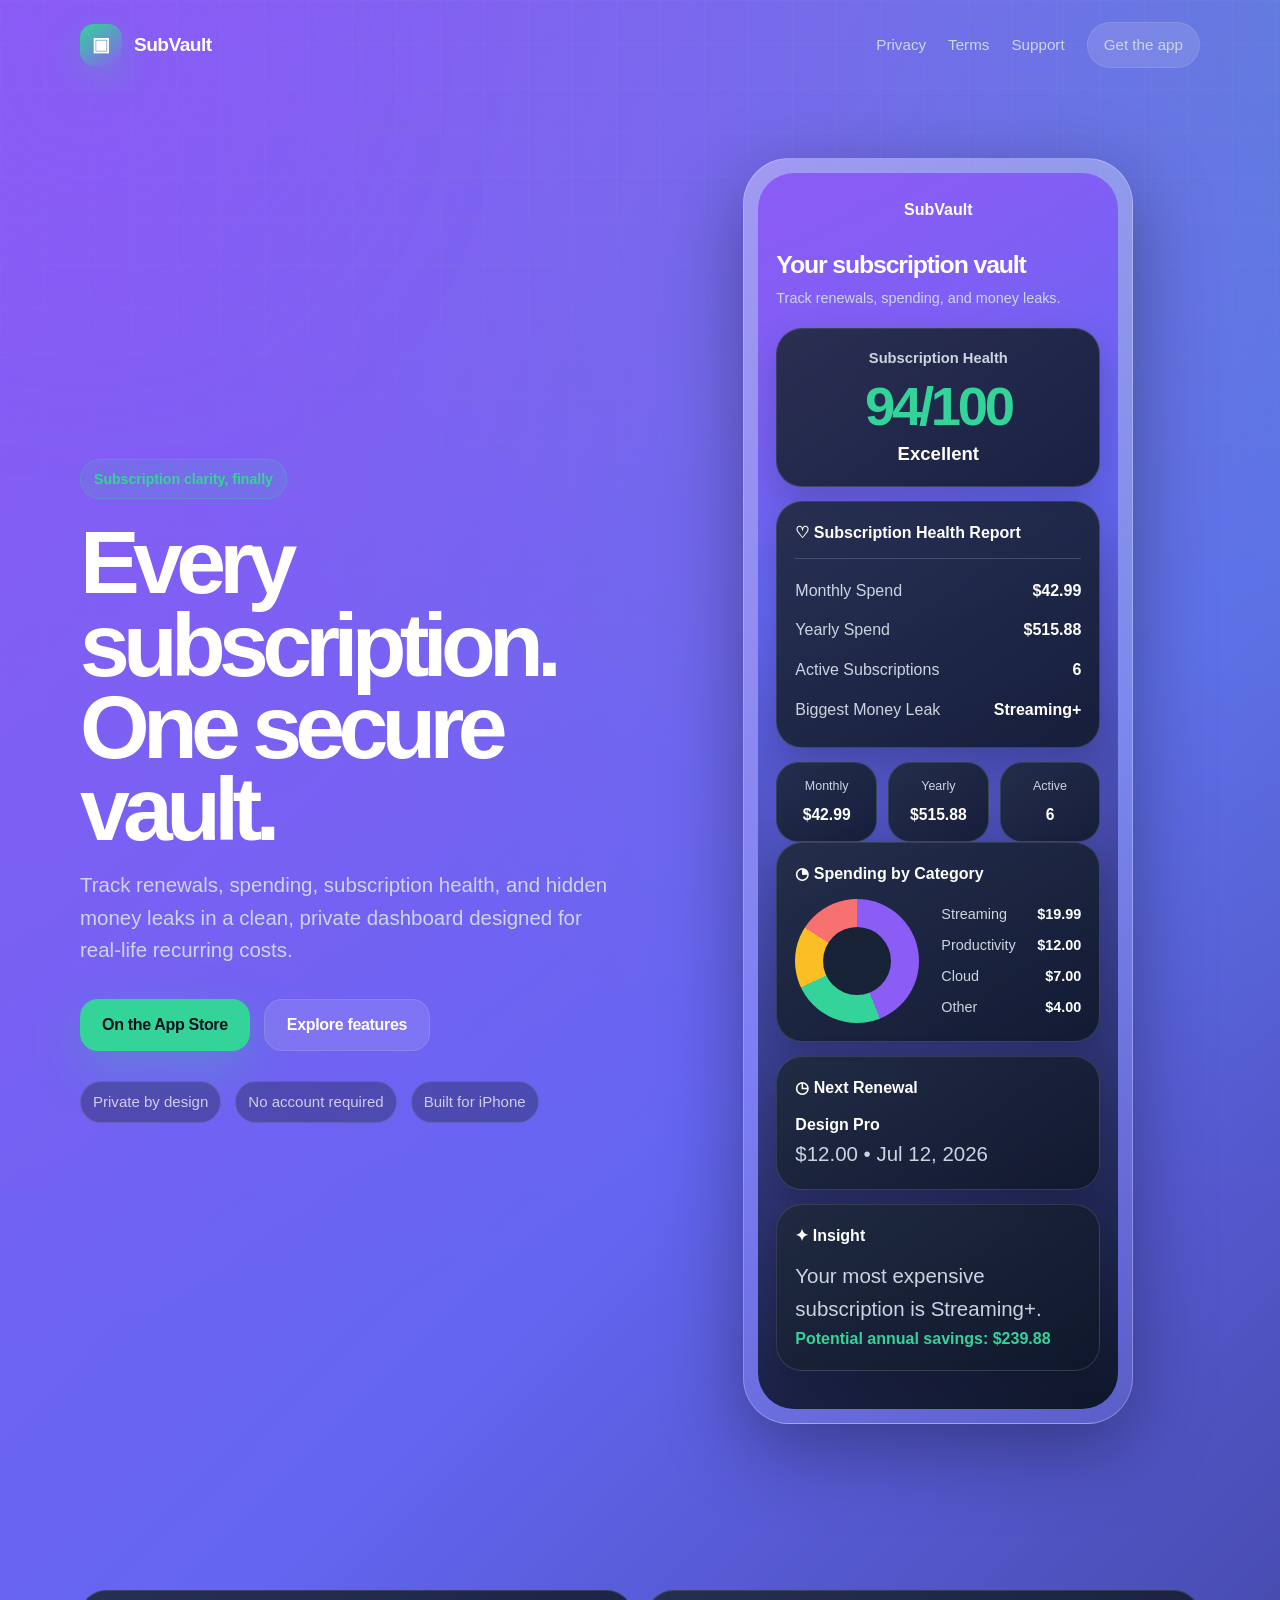
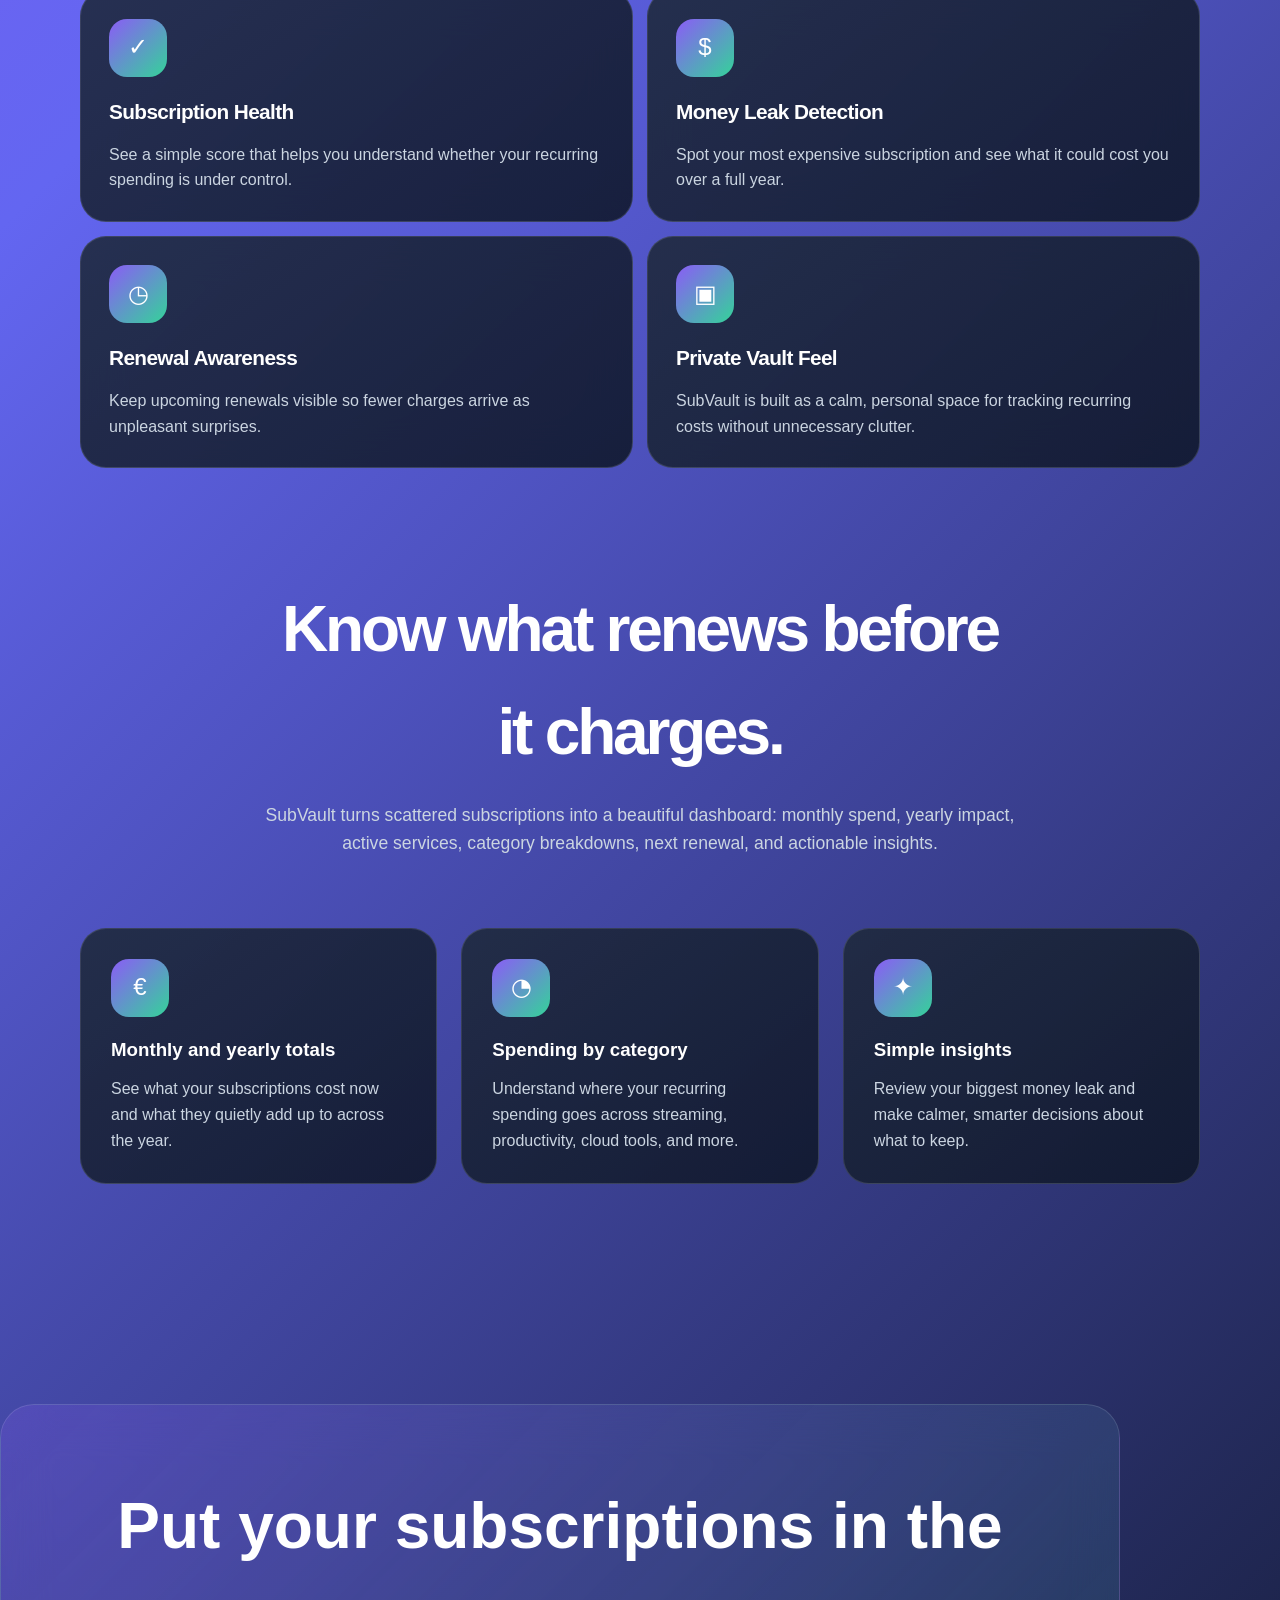
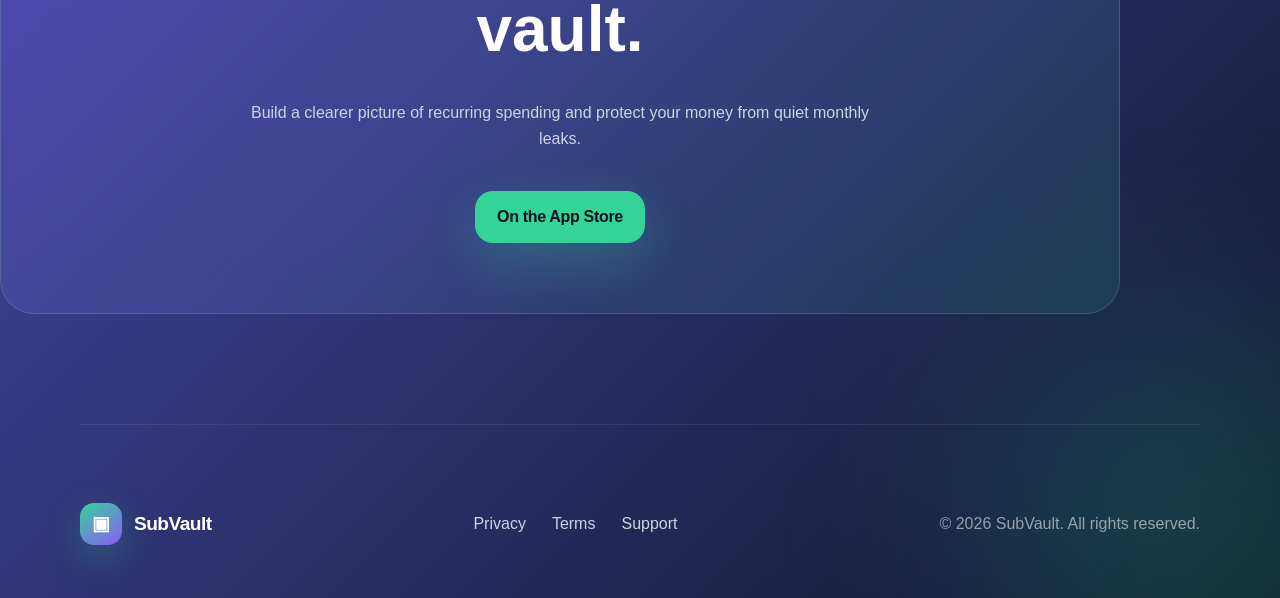
<file: index.html>
<!DOCTYPE html>
<html lang="en">
<head>
  <meta charset="UTF-8" />
  <meta name="viewport" content="width=device-width, initial-scale=1.0" />
  <title>SubVault — Subscription Vault</title>
  <meta name="description" content="SubVault helps you track renewals, spending, and subscription money leaks in one private vault." />
  <link rel="stylesheet" href="style.css" />
</head>

<body>
  <main class="page">
    <div class="glow one"></div>
    <div class="glow two"></div>

    <header class="container nav">
      <a class="brand" href="index.html">
        <span class="brand-icon">▣</span>
        <span>SubVault</span>
      </a>

      <nav class="nav-links">
        <a href="privacy.html">Privacy</a>
        <a href="terms.html">Terms</a>
        <a href="support.html">Support</a>
        <a class="nav-cta" href="#download">Get the app</a>
      </nav>
    </header>

    <section class="container hero">
      <div class="fade-up">
        <span class="badge">Subscription clarity, finally</span>
        <h1>Every subscription. One secure vault.</h1>
        <p>
          Track renewals, spending, subscription health, and hidden money leaks
          in a clean, private dashboard designed for real-life recurring costs.
        </p>

        <div class="hero-actions">
          <a class="button button-primary" href="#download">On the App Store</a>
          <a class="button button-secondary" href="#features">Explore features</a>
        </div>

        <div class="trust-row">
          <span class="trust-pill">Private by design</span>
          <span class="trust-pill">No account required</span>
          <span class="trust-pill">Built for iPhone</span>
        </div>
      </div>

      <div class="phone-wrap fade-up">
        <div class="phone">
          <div class="phone-screen">
            <div class="app-title">SubVault</div>

            <div class="app-header">
              <h2>Your subscription vault</h2>
              <p>Track renewals, spending, and money leaks.</p>
            </div>

            <div class="app-card health-card">
              <div class="card-label">Subscription Health</div>
              <div class="health-score">94/100</div>
              <div class="health-status">Excellent</div>
            </div>

            <div class="app-card">
              <div class="report-title">♡ Subscription Health Report</div>
              <div class="divider"></div>

              <div class="report-row">
                <span>Monthly Spend</span>
                <strong>$42.99</strong>
              </div>
              <div class="report-row">
                <span>Yearly Spend</span>
                <strong>$515.88</strong>
              </div>
              <div class="report-row">
                <span>Active Subscriptions</span>
                <strong>6</strong>
              </div>
              <div class="report-row">
                <span>Biggest Money Leak</span>
                <strong>Streaming+</strong>
              </div>
            </div>

            <div class="metrics">
              <div class="metric">
                <span>Monthly</span>
                <strong>$42.99</strong>
              </div>
              <div class="metric">
                <span>Yearly</span>
                <strong>$515.88</strong>
              </div>
              <div class="metric">
                <span>Active</span>
                <strong>6</strong>
              </div>
            </div>

            <div class="app-card">
              <div class="card-title">◔ Spending by Category</div>
              <div class="chart-preview">
                <div class="donut"></div>
                <div class="legend">
                  <div class="legend-row"><span>Streaming</span><strong>$19.99</strong></div>
                  <div class="legend-row"><span>Productivity</span><strong>$12.00</strong></div>
                  <div class="legend-row"><span>Cloud</span><strong>$7.00</strong></div>
                  <div class="legend-row"><span>Other</span><strong>$4.00</strong></div>
                </div>
              </div>
            </div>

            <div class="app-card">
              <div class="card-title">◷ Next Renewal</div>
              <strong>Design Pro</strong>
              <p class="small">$12.00 • Jul 12, 2026</p>
            </div>

            <div class="app-card">
              <div class="card-title">✦ Insight</div>
              <p>Your most expensive subscription is Streaming+.</p>
              <strong style="color: var(--emerald-glow);">
                Potential annual savings: $239.88
              </strong>
            </div>
          </div>
        </div>
      </div>
    </section>

    <section class="container info-grid" id="features">
      <article class="info-card">
        <div class="icon-circle">✓</div>
        <h3>Subscription Health</h3>
        <p>See a simple score that helps you understand whether your recurring spending is under control.</p>
      </article>

      <article class="info-card">
        <div class="icon-circle">$</div>
        <h3>Money Leak Detection</h3>
        <p>Spot your most expensive subscription and see what it could cost you over a full year.</p>
      </article>

      <article class="info-card">
        <div class="icon-circle">◷</div>
        <h3>Renewal Awareness</h3>
        <p>Keep upcoming renewals visible so fewer charges arrive as unpleasant surprises.</p>
      </article>

      <article class="info-card">
        <div class="icon-circle">▣</div>
        <h3>Private Vault Feel</h3>
        <p>SubVault is built as a calm, personal space for tracking recurring costs without unnecessary clutter.</p>
      </article>
    </section>

    <section class="container section">
      <div class="section-title">
        <h2>Know what renews before it charges.</h2>
        <p>
          SubVault turns scattered subscriptions into a beautiful dashboard:
          monthly spend, yearly impact, active services, category breakdowns,
          next renewal, and actionable insights.
        </p>
      </div>

      <div class="features">
        <article class="feature">
          <div class="icon-circle">€</div>
          <h3>Monthly and yearly totals</h3>
          <p>See what your subscriptions cost now and what they quietly add up to across the year.</p>
        </article>

        <article class="feature">
          <div class="icon-circle">◔</div>
          <h3>Spending by category</h3>
          <p>Understand where your recurring spending goes across streaming, productivity, cloud tools, and more.</p>
        </article>

        <article class="feature">
          <div class="icon-circle">✦</div>
          <h3>Simple insights</h3>
          <p>Review your biggest money leak and make calmer, smarter decisions about what to keep.</p>
        </article>
      </div>
    </section>

    <section class="container cta" id="download">
      <h2>Put your subscriptions in the vault.</h2>
      <p>
        Build a clearer picture of recurring spending and protect your money
        from quiet monthly leaks.
      </p>
      <a class="button button-primary" href="#">On the App Store</a>
    </section>

    <footer class="container footer">
      <div class="footer-grid">
        <a class="brand" href="index.html">
          <span class="brand-icon">▣</span>
          <span>SubVault</span>
        </a>

        <div class="footer-links">
          <a href="privacy.html">Privacy</a>
          <a href="terms.html">Terms</a>
          <a href="support.html">Support</a>
        </div>

        <p class="copyright">© 2026 SubVault. All rights reserved.</p>
      </div>
    </footer>
  </main>
</body>
</html>
</file>
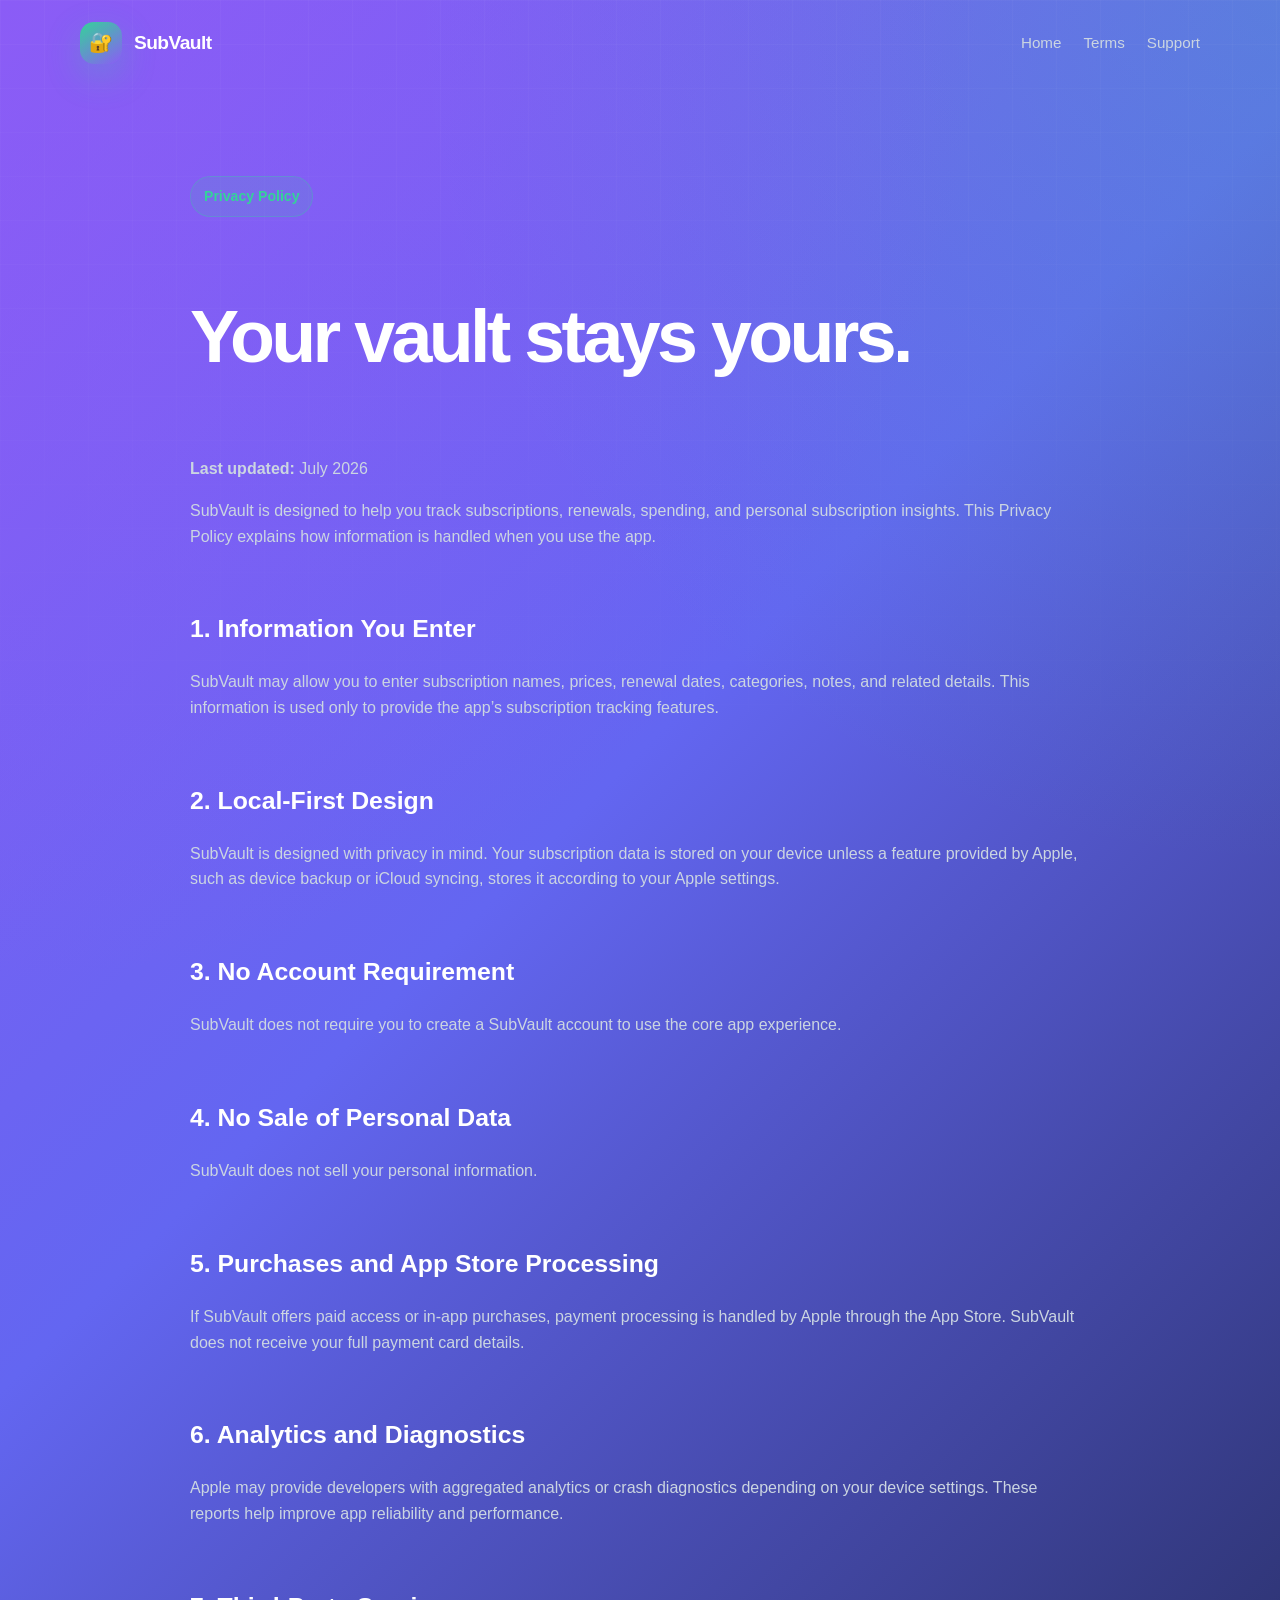
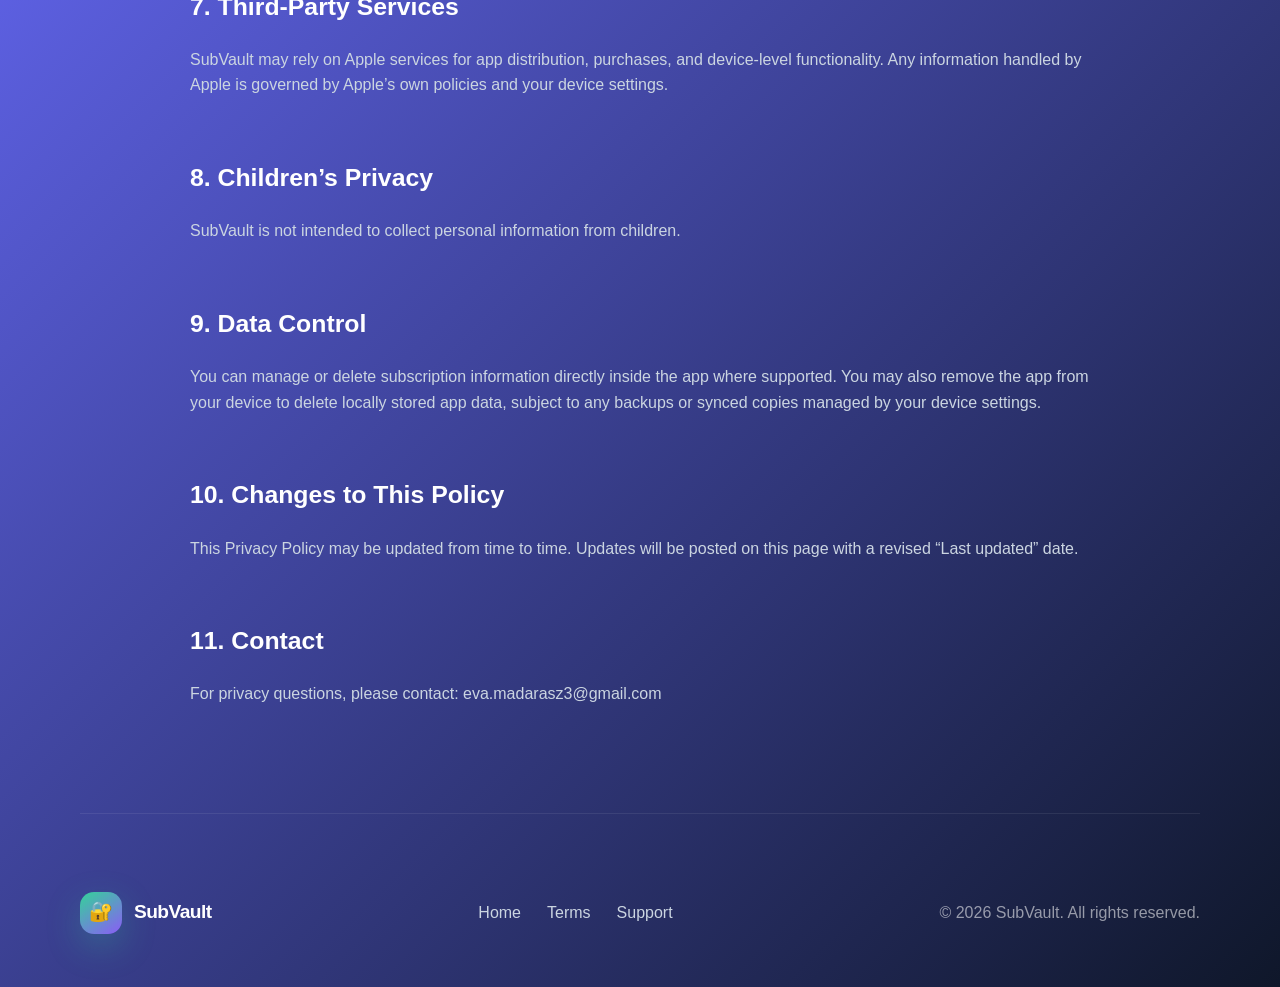
<file: privacy.html>
<!DOCTYPE html>
<html lang="en">
<head>
  <meta charset="UTF-8" />
  <meta name="viewport" content="width=device-width, initial-scale=1.0" />
  <title>Privacy Policy — SubVault</title>
  <meta name="description" content="Privacy Policy for SubVault." />
  <link rel="stylesheet" href="style.css" />
</head>

<body>
  <main class="page">
    <header class="container nav">
      <a class="brand" href="index.html">
        <span class="brand-icon">🔐</span>
        <span>SubVault</span>
      </a>

      <nav class="nav-links">
        <a href="index.html">Home</a>
        <a href="terms.html">Terms</a>
        <a href="support.html">Support</a>
      </nav>
    </header>

    <section class="container legal">
      <span class="badge">Privacy Policy</span>
      <h1>Your vault stays yours.</h1>
      <p><strong>Last updated:</strong> July 2026</p>

      <p>
        SubVault is designed to help you track subscriptions, renewals, spending,
        and personal subscription insights. This Privacy Policy explains how
        information is handled when you use the app.
      </p>

      <h2>1. Information You Enter</h2>
      <p>
        SubVault may allow you to enter subscription names, prices, renewal
        dates, categories, notes, and related details. This information is used
        only to provide the app’s subscription tracking features.
      </p>

      <h2>2. Local-First Design</h2>
      <p>
        SubVault is designed with privacy in mind. Your subscription data is
        stored on your device unless a feature provided by Apple, such as device
        backup or iCloud syncing, stores it according to your Apple settings.
      </p>

      <h2>3. No Account Requirement</h2>
      <p>
        SubVault does not require you to create a SubVault account to use the
        core app experience.
      </p>

      <h2>4. No Sale of Personal Data</h2>
      <p>
        SubVault does not sell your personal information.
      </p>

      <h2>5. Purchases and App Store Processing</h2>
      <p>
        If SubVault offers paid access or in-app purchases, payment processing is
        handled by Apple through the App Store. SubVault does not receive your
        full payment card details.
      </p>

      <h2>6. Analytics and Diagnostics</h2>
      <p>
        Apple may provide developers with aggregated analytics or crash
        diagnostics depending on your device settings. These reports help improve
        app reliability and performance.
      </p>

      <h2>7. Third-Party Services</h2>
      <p>
        SubVault may rely on Apple services for app distribution, purchases, and
        device-level functionality. Any information handled by Apple is governed
        by Apple’s own policies and your device settings.
      </p>

      <h2>8. Children’s Privacy</h2>
      <p>
        SubVault is not intended to collect personal information from children.
      </p>

      <h2>9. Data Control</h2>
      <p>
        You can manage or delete subscription information directly inside the app
        where supported. You may also remove the app from your device to delete
        locally stored app data, subject to any backups or synced copies managed
        by your device settings.
      </p>

      <h2>10. Changes to This Policy</h2>
      <p>
        This Privacy Policy may be updated from time to time. Updates will be
        posted on this page with a revised “Last updated” date.
      </p>

      <h2>11. Contact</h2>
      <p>
        For privacy questions, please contact:
        <a href="mailto:eva.madarasz3@gmail.com">eva.madarasz3@gmail.com</a>
      </p>
    </section>

    <footer class="container footer">
      <div class="footer-grid">
        <a class="brand" href="index.html">
          <span class="brand-icon">🔐</span>
          <span>SubVault</span>
        </a>

        <div class="footer-links">
          <a href="index.html">Home</a>
          <a href="terms.html">Terms</a>
          <a href="support.html">Support</a>
        </div>

        <p class="copyright">© 2026 SubVault. All rights reserved.</p>
      </div>
    </footer>
  </main>
</body>
</html>
</file>
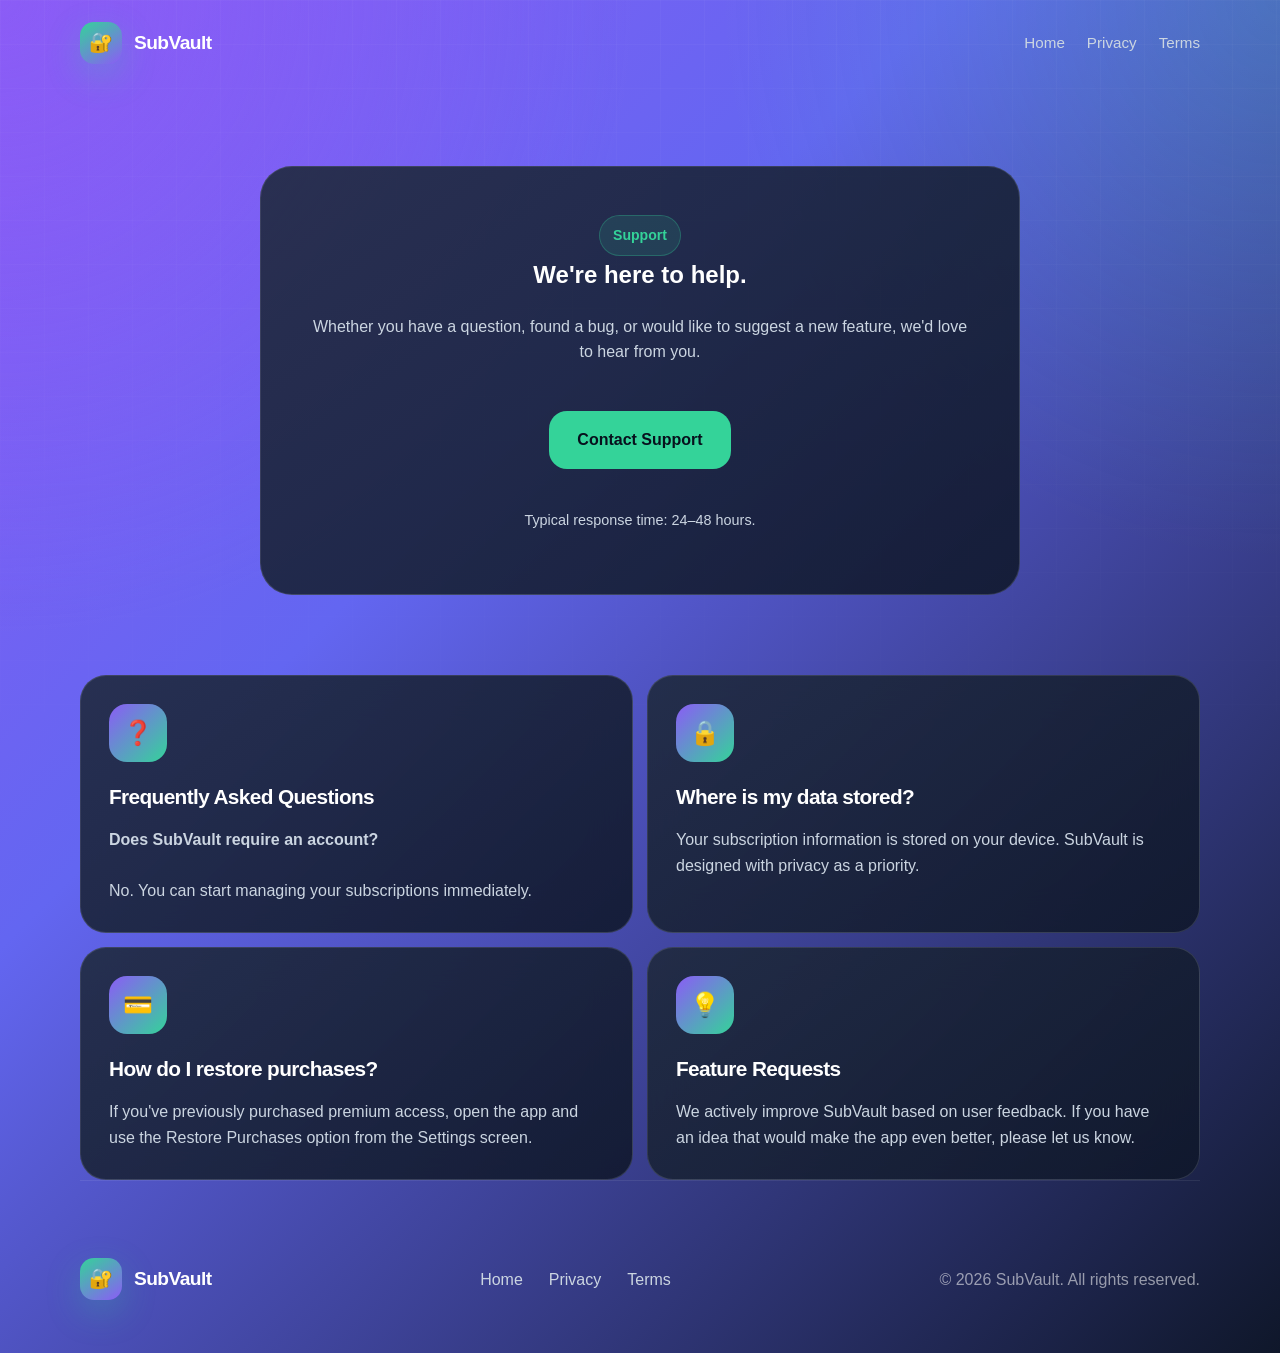
<file: support.html>
<!DOCTYPE html>
<html lang="en">
<head>
    <meta charset="UTF-8">
    <meta name="viewport" content="width=device-width, initial-scale=1.0">
    <title>Support — SubVault</title>
    <meta name="description" content="Support for SubVault.">
    <link rel="stylesheet" href="style.css">
</head>

<body>

<main class="page">

<header class="container nav">

<a class="brand" href="index.html">
<span class="brand-icon">🔐</span>
<span>SubVault</span>
</a>

<nav class="nav-links">
<a href="index.html">Home</a>
<a href="privacy.html">Privacy</a>
<a href="terms.html">Terms</a>
</nav>

</header>

<section class="container">

<div class="support-card">

<span class="badge">Support</span>

<h1>We're here to help.</h1>

<p>
Whether you have a question, found a bug,
or would like to suggest a new feature,
we'd love to hear from you.
</p>

<a class="email-button"
href="mailto:eva.madarasz3@gmail.com">
Contact Support
</a>

<br><br>

<p class="small">
Typical response time: 24–48 hours.
</p>

</div>

</section>

<section class="container info-grid">

<div class="info-card">
<div class="icon-circle">❓</div>

<h3>Frequently Asked Questions</h3>

<p>

<strong>Does SubVault require an account?</strong><br><br>

No. You can start managing your subscriptions immediately.

</p>

</div>

<div class="info-card">

<div class="icon-circle">🔒</div>

<h3>Where is my data stored?</h3>

<p>

Your subscription information is stored on your device.
SubVault is designed with privacy as a priority.

</p>

</div>

<div class="info-card">

<div class="icon-circle">💳</div>

<h3>How do I restore purchases?</h3>

<p>

If you've previously purchased premium access,
open the app and use the Restore Purchases option
from the Settings screen.

</p>

</div>

<div class="info-card">

<div class="icon-circle">💡</div>

<h3>Feature Requests</h3>

<p>

We actively improve SubVault based on user feedback.
If you have an idea that would make the app even better,
please let us know.

</p>

</div>

</section>

<footer class="container footer">

<div class="footer-grid">

<a class="brand" href="index.html">

<span class="brand-icon">🔐</span>

<span>SubVault</span>

</a>

<div class="footer-links">

<a href="index.html">Home</a>

<a href="privacy.html">Privacy</a>

<a href="terms.html">Terms</a>

</div>

<p class="copyright">

© 2026 SubVault. All rights reserved.

</p>

</div>

</footer>

</main>

</body>

</html>
</file>
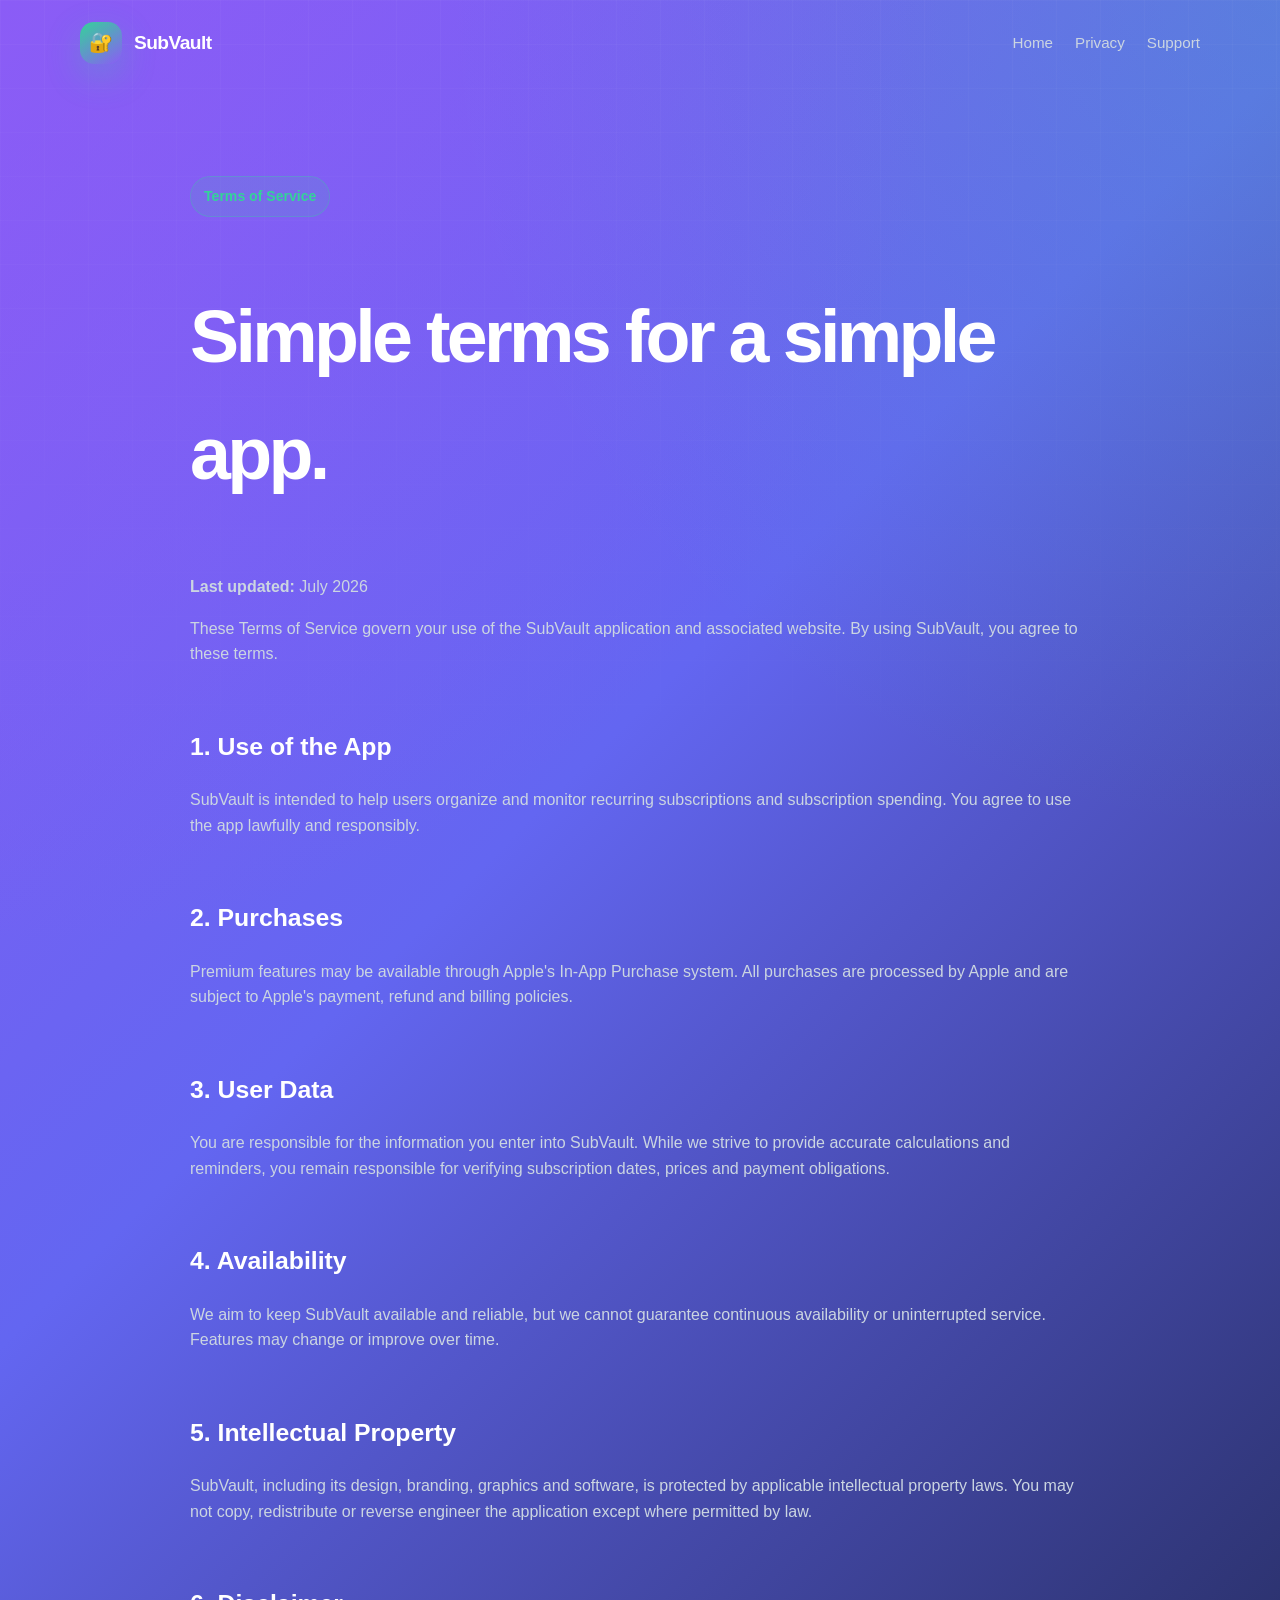
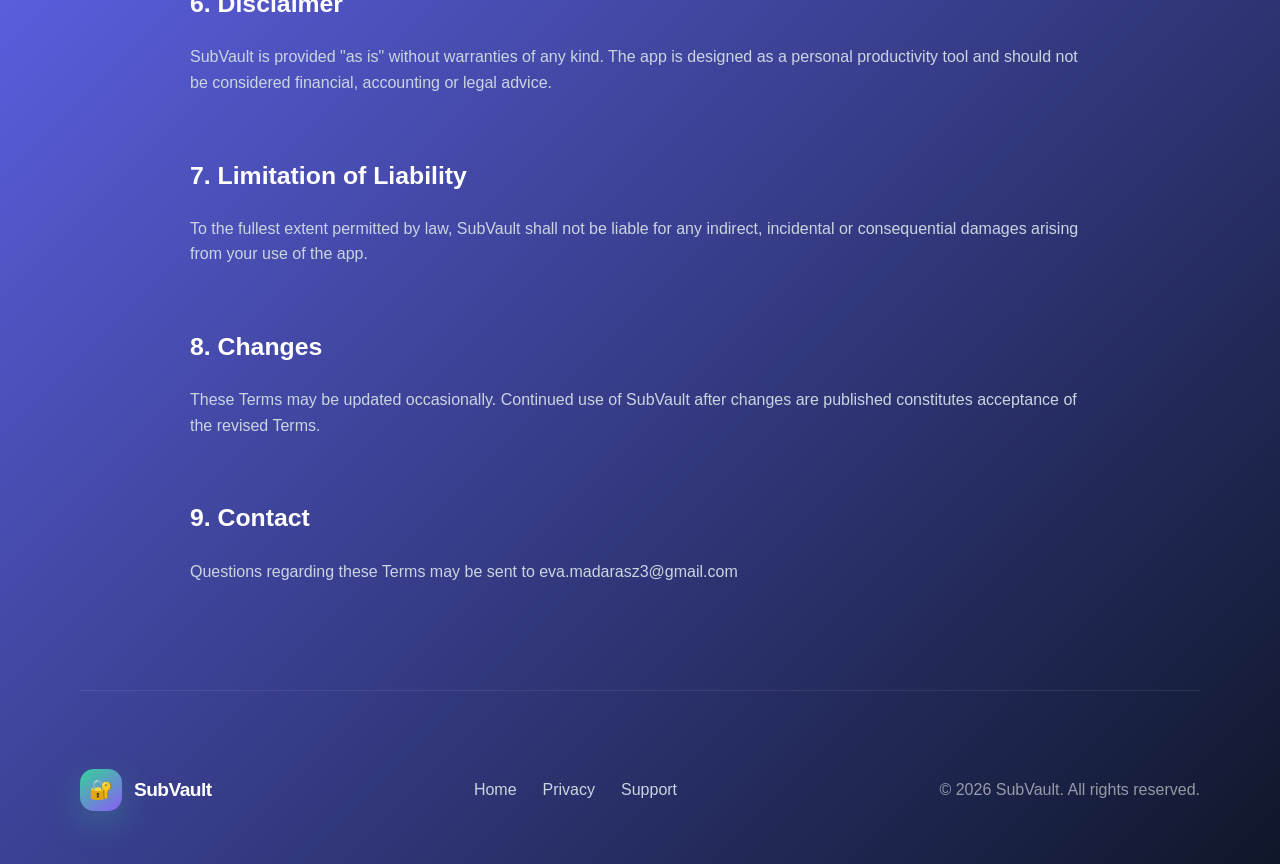
<file: terms.html>
<!DOCTYPE html>
<html lang="en">
<head>
    <meta charset="UTF-8">
    <meta name="viewport" content="width=device-width, initial-scale=1.0">
    <title>Terms of Service — SubVault</title>
    <meta name="description" content="Terms of Service for SubVault.">
    <link rel="stylesheet" href="style.css">
</head>

<body>

<main class="page">

<header class="container nav">

    <a class="brand" href="index.html">
        <span class="brand-icon">🔐</span>
        <span>SubVault</span>
    </a>

    <nav class="nav-links">
        <a href="index.html">Home</a>
        <a href="privacy.html">Privacy</a>
        <a href="support.html">Support</a>
    </nav>

</header>

<section class="container legal">

<span class="badge">Terms of Service</span>

<h1>Simple terms for a simple app.</h1>

<p><strong>Last updated:</strong> July 2026</p>

<p>
These Terms of Service govern your use of the SubVault application and
associated website. By using SubVault, you agree to these terms.
</p>

<h2>1. Use of the App</h2>

<p>
SubVault is intended to help users organize and monitor recurring
subscriptions and subscription spending.
You agree to use the app lawfully and responsibly.
</p>

<h2>2. Purchases</h2>

<p>
Premium features may be available through Apple's In-App Purchase system.
All purchases are processed by Apple and are subject to Apple's payment,
refund and billing policies.
</p>

<h2>3. User Data</h2>

<p>
You are responsible for the information you enter into SubVault.
While we strive to provide accurate calculations and reminders,
you remain responsible for verifying subscription dates,
prices and payment obligations.
</p>

<h2>4. Availability</h2>

<p>
We aim to keep SubVault available and reliable, but we cannot guarantee
continuous availability or uninterrupted service.
Features may change or improve over time.
</p>

<h2>5. Intellectual Property</h2>

<p>
SubVault, including its design, branding, graphics and software,
is protected by applicable intellectual property laws.
You may not copy, redistribute or reverse engineer the application
except where permitted by law.
</p>

<h2>6. Disclaimer</h2>

<p>
SubVault is provided "as is" without warranties of any kind.
The app is designed as a personal productivity tool and should not
be considered financial, accounting or legal advice.
</p>

<h2>7. Limitation of Liability</h2>

<p>
To the fullest extent permitted by law,
SubVault shall not be liable for any indirect,
incidental or consequential damages arising from your use of the app.
</p>

<h2>8. Changes</h2>

<p>
These Terms may be updated occasionally.
Continued use of SubVault after changes are published constitutes
acceptance of the revised Terms.
</p>

<h2>9. Contact</h2>

<p>
Questions regarding these Terms may be sent to
<a href="mailto:eva.madarasz3@gmail.com">
eva.madarasz3@gmail.com
</a>
</p>

</section>

<footer class="container footer">

<div class="footer-grid">

<a class="brand" href="index.html">
<span class="brand-icon">🔐</span>
<span>SubVault</span>
</a>

<div class="footer-links">
<a href="index.html">Home</a>
<a href="privacy.html">Privacy</a>
<a href="support.html">Support</a>
</div>

<p class="copyright">
© 2026 SubVault. All rights reserved.
</p>

</div>

</footer>

</main>

</body>
</html>
</file>
<file: style.css>
:root {
  --vault-midnight: #0f172a;
  --deep-indigo: #1e293b;
  --vault-violet: #8b5cf6;
  --indigo: #6366f1;
  --silver-mist: #cbd5e1;
  --emerald-glow: #34d399;
  --amber: #fbbf24;
  --coral-red: #f87171;
  --white: #ffffff;

  --card-bg: linear-gradient(
    145deg,
    rgba(30, 41, 59, 0.88),
    rgba(15, 23, 42, 0.88)
  );

  --page-gradient: radial-gradient(
      circle at top left,
      rgba(139, 92, 246, 0.55),
      transparent 34%
    ),
    radial-gradient(
      circle at top right,
      rgba(52, 211, 153, 0.22),
      transparent 30%
    ),
    linear-gradient(135deg, #8b5cf6 0%, #6366f1 36%, #0f172a 100%);

  --border: rgba(203, 213, 225, 0.16);
  --shadow: 0 24px 80px rgba(0, 0, 0, 0.35);
  --radius-xl: 32px;
  --radius-lg: 26px;
  --radius-md: 20px;
}

* {
  box-sizing: border-box;
}

html {
  scroll-behavior: smooth;
}

body {
  margin: 0;
  min-height: 100vh;
  font-family: -apple-system, BlinkMacSystemFont, "SF Pro Display", "Inter",
    "Segoe UI", sans-serif;
  color: var(--white);
  background: var(--vault-midnight);
  line-height: 1.6;
}

a {
  color: inherit;
  text-decoration: none;
}

.page {
  min-height: 100vh;
  background: var(--page-gradient);
  position: relative;
  overflow: hidden;
}

.page::before {
  content: "";
  position: fixed;
  inset: 0;
  pointer-events: none;
  background-image:
    linear-gradient(rgba(255,255,255,0.035) 1px, transparent 1px),
    linear-gradient(90deg, rgba(255,255,255,0.035) 1px, transparent 1px);
  background-size: 44px 44px;
  mask-image: linear-gradient(to bottom, rgba(0,0,0,0.8), transparent);
}

.container {
  width: min(1120px, calc(100% - 32px));
  margin: 0 auto;
  position: relative;
  z-index: 1;
}

.nav {
  padding: 22px 0;
  display: flex;
  align-items: center;
  justify-content: space-between;
}

.brand {
  display: flex;
  align-items: center;
  gap: 12px;
  font-weight: 800;
  letter-spacing: -0.03em;
  font-size: 1.2rem;
}

.brand-icon {
  width: 42px;
  height: 42px;
  display: grid;
  place-items: center;
  border-radius: 14px;
  background: linear-gradient(145deg, var(--emerald-glow), var(--vault-violet));
  box-shadow: 0 12px 34px rgba(52, 211, 153, 0.26);
}

.nav-links {
  display: flex;
  align-items: center;
  gap: 22px;
  color: var(--silver-mist);
  font-size: 0.95rem;
}

.nav-links a:hover {
  color: var(--white);
}

.nav-cta {
  padding: 10px 16px;
  border-radius: 999px;
  background: rgba(255,255,255,0.12);
  border: 1px solid var(--border);
  backdrop-filter: blur(18px);
}

.hero {
  padding: 68px 0 86px;
  display: grid;
  grid-template-columns: 1.02fr 0.98fr;
  align-items: center;
  gap: 52px;
}

.badge {
  display: inline-flex;
  align-items: center;
  gap: 8px;
  color: var(--emerald-glow);
  background: rgba(52, 211, 153, 0.12);
  border: 1px solid rgba(52, 211, 153, 0.28);
  border-radius: 999px;
  padding: 8px 13px;
  font-weight: 700;
  font-size: 0.88rem;
}

.hero h1 {
  margin: 22px 0 18px;
  max-width: 720px;
  font-size: clamp(3rem, 7vw, 5.8rem);
  line-height: 0.92;
  letter-spacing: -0.075em;
}

.hero p {
  margin: 0;
  max-width: 590px;
  color: var(--silver-mist);
  font-size: clamp(1.05rem, 2vw, 1.28rem);
}

.hero-actions {
  margin-top: 32px;
  display: flex;
  flex-wrap: wrap;
  gap: 14px;
}

.button {
  display: inline-flex;
  align-items: center;
  justify-content: center;
  min-height: 52px;
  padding: 0 22px;
  border-radius: 18px;
  font-weight: 800;
  letter-spacing: -0.02em;
}

.button-primary {
  color: #07111d;
  background: var(--emerald-glow);
  box-shadow: 0 18px 50px rgba(52, 211, 153, 0.25);
}

.button-secondary {
  color: var(--white);
  border: 1px solid var(--border);
  background: rgba(255,255,255,0.11);
  backdrop-filter: blur(20px);
}

.trust-row {
  margin-top: 30px;
  display: flex;
  flex-wrap: wrap;
  gap: 14px;
  color: rgba(255,255,255,0.72);
  font-size: 0.94rem;
}

.trust-pill {
  padding: 8px 12px;
  border-radius: 999px;
  background: rgba(15,23,42,0.32);
  border: 1px solid var(--border);
}

.phone-wrap {
  display: flex;
  justify-content: center;
}

.phone {
  width: min(390px, 100%);
  border-radius: 46px;
  padding: 14px;
  background: linear-gradient(145deg, rgba(255,255,255,0.32), rgba(255,255,255,0.06));
  border: 1px solid rgba(255,255,255,0.24);
  box-shadow: var(--shadow);
}

.phone-screen {
  border-radius: 36px;
  overflow: hidden;
  padding: 24px 18px;
  background:
    radial-gradient(circle at top left, rgba(139,92,246,0.7), transparent 32%),
    linear-gradient(160deg, #8b5cf6 0%, #6366f1 32%, #0f172a 100%);
}

.app-title {
  text-align: center;
  font-weight: 800;
  margin-bottom: 22px;
}

.app-header {
  margin-bottom: 18px;
}

.app-header h2 {
  margin: 0 0 2px;
  font-size: 1.55rem;
  letter-spacing: -0.045em;
}

.app-header p {
  margin: 0;
  color: var(--silver-mist);
  font-size: 0.9rem;
}

.app-card {
  background: var(--card-bg);
  border: 1px solid var(--border);
  border-radius: 26px;
  padding: 18px;
  margin-bottom: 14px;
  box-shadow: 0 16px 36px rgba(0,0,0,0.18);
}

.health-card {
  text-align: center;
}

.card-label {
  color: var(--silver-mist);
  font-weight: 700;
  font-size: 0.92rem;
}

.health-score {
  color: var(--emerald-glow);
  font-size: 3.4rem;
  line-height: 1;
  font-weight: 900;
  letter-spacing: -0.06em;
  margin: 10px 0 4px;
}

.health-status {
  font-weight: 800;
  font-size: 1.16rem;
}

.report-title,
.card-title {
  display: flex;
  align-items: center;
  gap: 9px;
  margin-bottom: 12px;
  font-weight: 800;
}

.divider {
  height: 1px;
  background: rgba(203,213,225,0.2);
  margin: 12px 0;
}

.report-row {
  display: flex;
  align-items: center;
  justify-content: space-between;
  gap: 14px;
  padding: 7px 0;
}

.report-row span:first-child {
  color: var(--silver-mist);
}

.report-row strong {
  color: var(--white);
}

.metrics {
  display: grid;
  grid-template-columns: repeat(3, 1fr);
  gap: 11px;
}

.metric {
  text-align: center;
  padding: 14px 8px;
  background: var(--card-bg);
  border: 1px solid var(--border);
  border-radius: 22px;
}

.metric span {
  display: block;
  color: var(--silver-mist);
  font-size: 0.78rem;
}

.metric strong {
  display: block;
  margin-top: 5px;
  font-size: 0.98rem;
}

.chart-preview {
  display: grid;
  grid-template-columns: 128px 1fr;
  gap: 18px;
  align-items: center;
}

.donut {
  width: 124px;
  height: 124px;
  border-radius: 50%;
  background: conic-gradient(
    var(--vault-violet) 0 44%,
    var(--emerald-glow) 44% 68%,
    var(--amber) 68% 84%,
    var(--coral-red) 84% 100%
  );
  position: relative;
}

.donut::after {
  content: "";
  position: absolute;
  inset: 28px;
  border-radius: 50%;
  background: #182236;
}

.legend {
  display: grid;
  gap: 8px;
}

.legend-row {
  display: flex;
  justify-content: space-between;
  gap: 10px;
  color: var(--silver-mist);
  font-size: 0.9rem;
}

.legend-row strong {
  color: var(--white);
}
.info-grid {
    display: grid;
    grid-template-columns: repeat(2, 1fr);
    gap: 14px;
    margin-top: 80px;
}

.info-card {
    background: var(--card-bg);
    border: 1px solid var(--border);
    border-radius: var(--radius-lg);
    padding: 28px;
    transition: .35s ease;
    backdrop-filter: blur(20px);
}

.info-card:hover {
    transform: translateY(-8px);
    border-color: rgba(139,92,246,.45);
    box-shadow: 0 25px 55px rgba(0,0,0,.25);
}

.info-card h3 {
    margin: 0 0 14px;
    font-size: 1.3rem;
    letter-spacing: -.03em;
}

.info-card p {
    margin: 0;
    color: var(--silver-mist);
}

.icon-circle {
    width: 58px;
    height: 58px;
    border-radius: 18px;
    display: flex;
    align-items: center;
    justify-content: center;
    margin-bottom: 18px;
    background: linear-gradient(
        135deg,
        var(--vault-violet),
        var(--emerald-glow)
    );
    font-size: 1.5rem;
}

.section {
    padding: 110px 0;
}

.section-title {
    text-align: center;
    max-width: 760px;
    margin: auto;
}

.section-title h2 {
    margin: 0;
    font-size: clamp(2.3rem,5vw,4rem);
    letter-spacing: -.05em;
}

.section-title p {
    color: var(--silver-mist);
    margin-top: 18px;
    font-size: 1.1rem;
}

.features {
    display: grid;
    grid-template-columns: repeat(3,1fr);
    gap: 24px;
    margin-top: 70px;
}

.feature {
    background: var(--card-bg);
    border-radius: var(--radius-lg);
    border: 1px solid var(--border);
    padding: 30px;
    transition: .35s;
}

.feature:hover {
    transform: translateY(-8px);
}

.feature h3 {
    margin: 16px 0 12px;
}

.feature p {
    color: var(--silver-mist);
    margin: 0;
}

.cta {
    margin: 110px 0;
    padding: 70px;
    text-align: center;
    border-radius: 34px;
    background:
        linear-gradient(
            135deg,
            rgba(139,92,246,.22),
            rgba(52,211,153,.12)
        );
    border: 1px solid var(--border);
    backdrop-filter: blur(25px);
}

.cta h2 {
    margin: 0;
    font-size: clamp(2.4rem,5vw,4rem);
}

.cta p {
    color: var(--silver-mist);
    max-width: 650px;
    margin: 20px auto 40px;
}

.footer {
    padding: 70px 0 45px;
    border-top: 1px solid rgba(255,255,255,.08);
}

.footer-grid {
    display: flex;
    justify-content: space-between;
    align-items: center;
    gap: 30px;
    flex-wrap: wrap;
}

.footer-links {
    display: flex;
    gap: 26px;
    flex-wrap: wrap;
}

.footer-links a {
    color: var(--silver-mist);
    transition: .25s;
}

.footer-links a:hover {
    color: white;
}

.copyright {
    color: rgba(255,255,255,.55);
}

.legal {
    max-width: 900px;
    margin: auto;
    padding: 90px 0;
}

.legal h1 {
    font-size: clamp(2.8rem,6vw,4.6rem);
    letter-spacing: -.05em;
}

.legal h2 {
    margin-top: 60px;
    font-size: 1.55rem;
}

.legal p,
.legal li {
    color: var(--silver-mist);
}

.legal ul {
    padding-left: 22px;
}

.support-card {
    max-width: 760px;
    margin: 80px auto;
    background: var(--card-bg);
    border-radius: 32px;
    border: 1px solid var(--border);
    padding: 48px;
    text-align: center;
}

.support-card h1 {
    margin-top: 0;
}

.support-card p {
    color: var(--silver-mist);
}

.email-button {
    display: inline-flex;
    margin-top: 30px;
    padding: 16px 28px;
    border-radius: 18px;
    background: var(--emerald-glow);
    color: #07111d;
    font-weight: 800;
    transition: .25s;
}

.email-button:hover {
    transform: scale(1.04);
}

.small {
    font-size: .9rem;
    color: rgba(255,255,255,.55);
}

.fade-up {
    animation: fadeUp .9s ease both;
}

@keyframes fadeUp {

    from {
        opacity: 0;
        transform: translateY(35px);
    }

    to {
        opacity: 1;
        transform: translateY(0);
    }

}

.glow {
    position: absolute;
    width: 420px;
    height: 420px;
    border-radius: 50%;
    background: rgba(139,92,246,.25);
    filter: blur(100px);
    animation: floatGlow 10s ease-in-out infinite;
}

.glow.one {
    top: -140px;
    left: -120px;
}

.glow.two {
    right: -120px;
    bottom: -140px;
    background: rgba(52,211,153,.18);
}

@keyframes floatGlow {

    0% {
        transform: translateY(0px);
    }

    50% {
        transform: translateY(35px);
    }

    100% {
        transform: translateY(0px);
    }

}

@media (max-width: 1000px) {

    .hero {
        grid-template-columns: 1fr;
        text-align: center;
    }

    .hero p,
    .section-title {
        margin-left: auto;
        margin-right: auto;
    }

    .hero-actions,
    .trust-row {
        justify-content: center;
    }

    .phone-wrap {
        margin-top: 40px;
    }

    .features {
        grid-template-columns: 1fr;
    }

    .info-grid {
        grid-template-columns: 1fr;
    }

}

@media (max-width: 700px) {

    .nav {
        flex-direction: column;
        gap: 20px;
    }

    .nav-links {
        flex-wrap: wrap;
        justify-content: center;
    }

    .metrics {
        grid-template-columns: 1fr;
    }

    .chart-preview {
        grid-template-columns: 1fr;
        text-align: center;
    }

    .legend-row {
        justify-content: center;
        gap: 20px;
    }

    .footer-grid {
        flex-direction: column;
        text-align: center;
    }

    .cta {
        padding: 50px 28px;
    }

}
</file>
